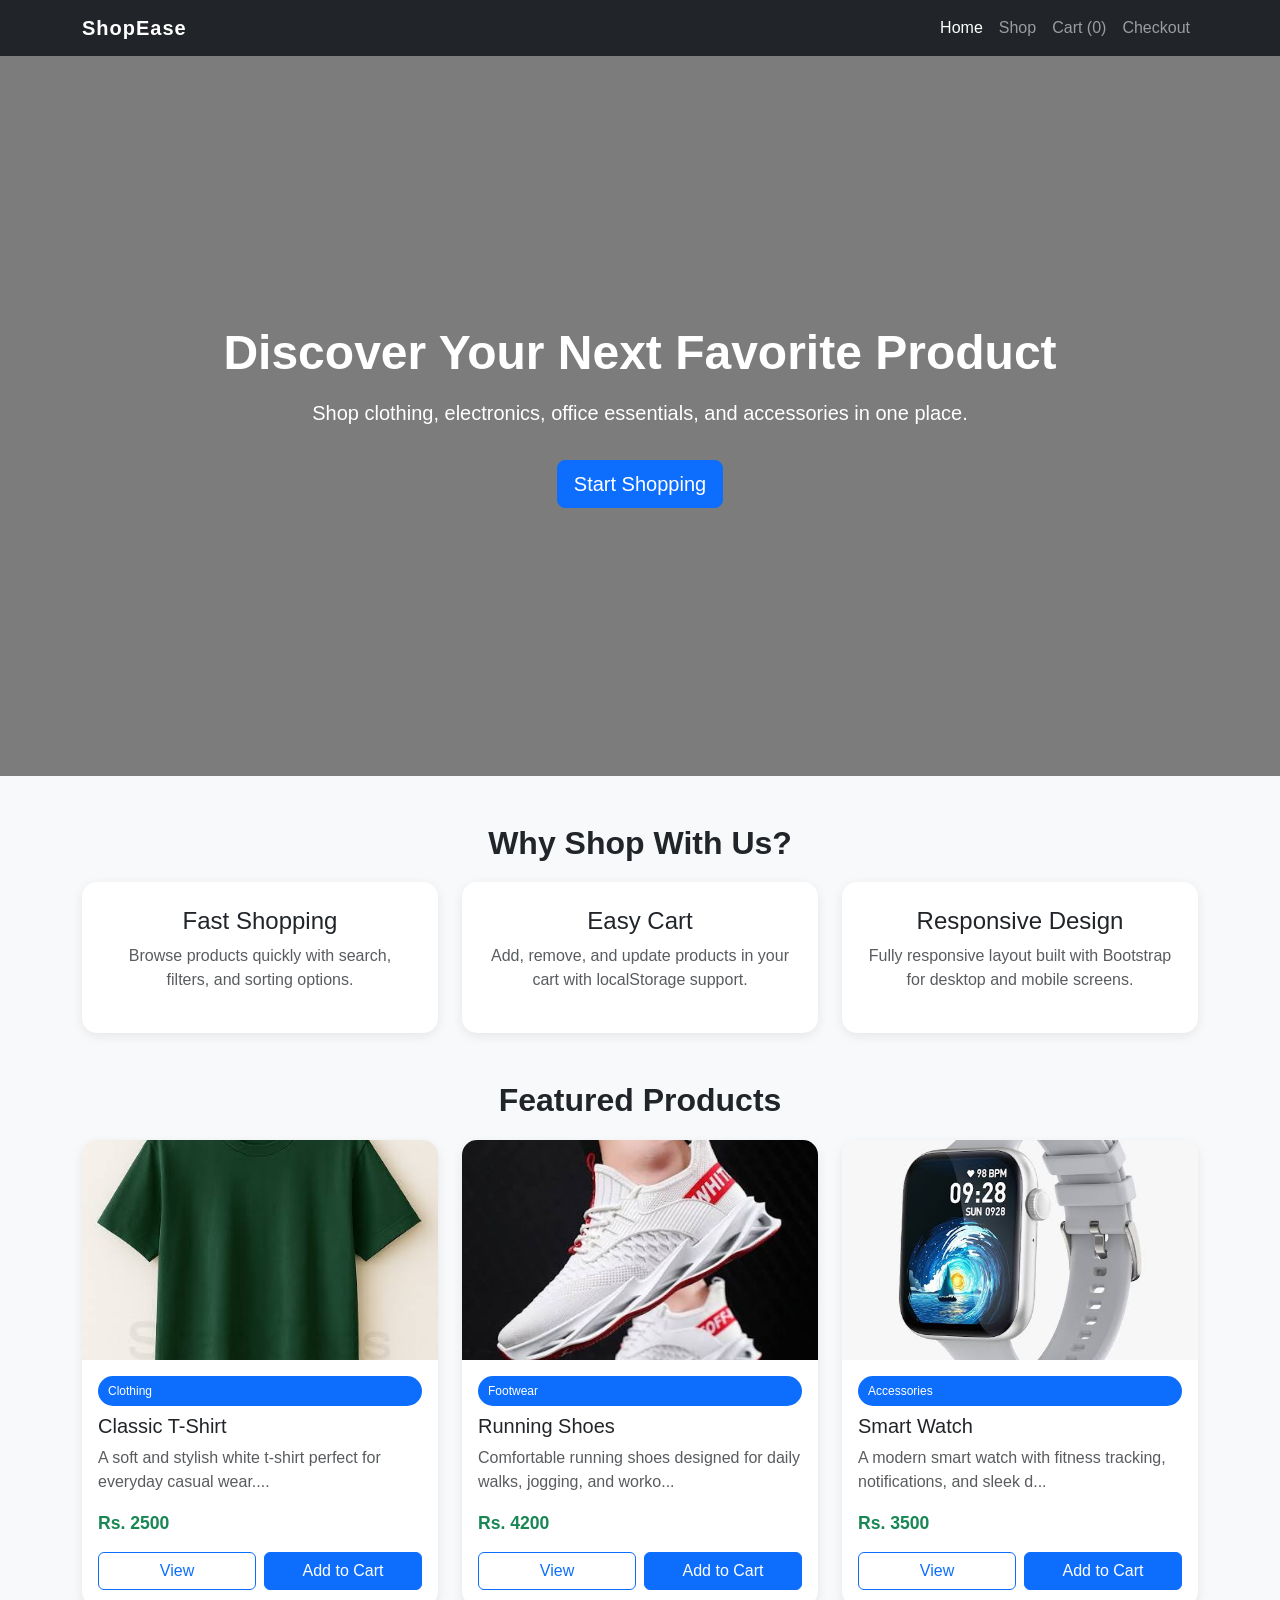
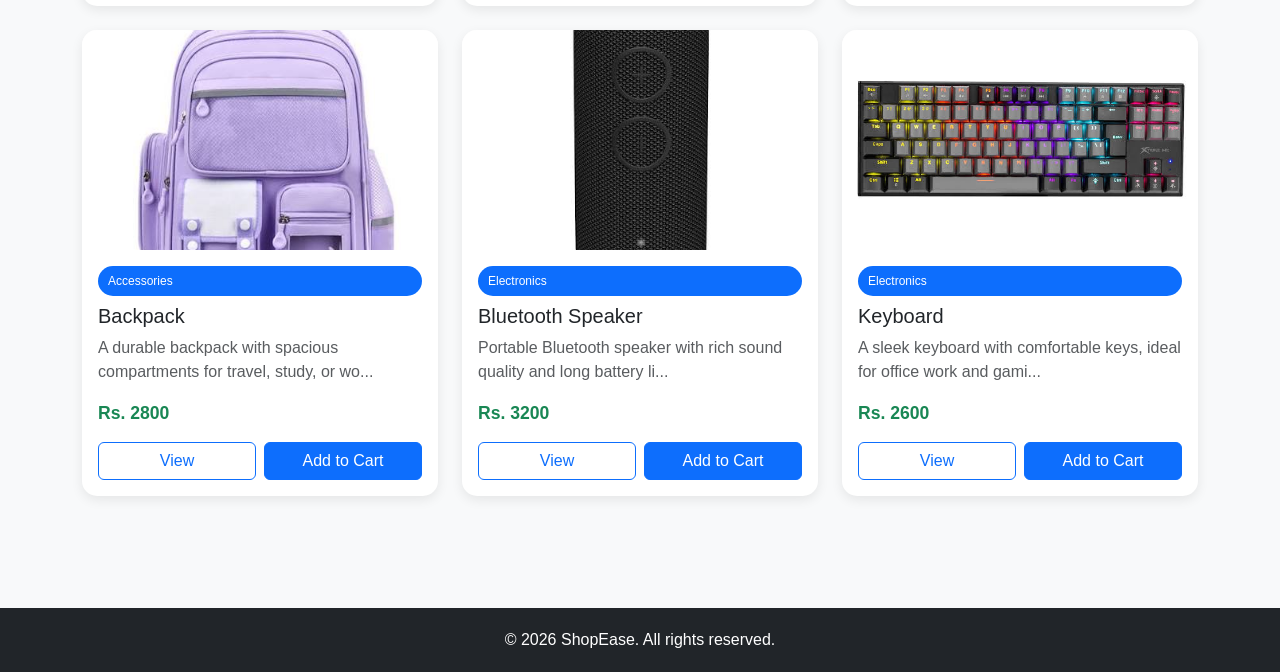
<file: index.html>
<!DOCTYPE html>
<html lang="en">
<head>
  <meta charset="UTF-8">
  <meta name="viewport" content="width=device-width, initial-scale=1.0">
  <title>ShopEase - Home</title>
  <link href="https://cdn.jsdelivr.net/npm/bootstrap@5.3.3/dist/css/bootstrap.min.css" rel="stylesheet">
  <link rel="stylesheet" href="style.css">
</head>
<body>

  <!-- Navbar -->
  <nav class="navbar navbar-expand-lg navbar-dark bg-dark sticky-top">
    <div class="container">
      <a class="navbar-brand" href="index.html">ShopEase</a>
      <button class="navbar-toggler" type="button" data-bs-toggle="collapse" data-bs-target="#navMenu">
        <span class="navbar-toggler-icon"></span>
      </button>

      <div class="collapse navbar-collapse" id="navMenu">
        <ul class="navbar-nav ms-auto align-items-lg-center">
          <li class="nav-item"><a class="nav-link active" href="index.html">Home</a></li>
          <li class="nav-item"><a class="nav-link" href="products.html">Shop</a></li>
          <li class="nav-item"><a class="nav-link" href="cart.html">Cart (<span class="cart-count">0</span>)</a></li>
          <li class="nav-item"><a class="nav-link" href="checkout.html">Checkout</a></li>
        </ul>
      </div>
    </div>
  </nav>

  <!-- Hero -->
  <section class="hero">
    <div class="container text-center">
      <h1>Discover Your Next Favorite Product</h1>
      <p class="lead mt-3">Shop clothing, electronics, office essentials, and accessories in one place.</p>
      <a href="products.html" class="btn btn-primary btn-lg mt-3">Start Shopping</a>
    </div>
  </section>

  <!-- Features -->
  <section class="py-5">
    <div class="container">
      <h2 class="section-title">Why Shop With Us?</h2>
      <div class="row g-4">
        <div class="col-md-4">
          <div class="feature-box">
            <h4>Fast Shopping</h4>
            <p class="text-muted">Browse products quickly with search, filters, and sorting options.</p>
          </div>
        </div>
        <div class="col-md-4">
          <div class="feature-box">
            <h4>Easy Cart</h4>
            <p class="text-muted">Add, remove, and update products in your cart with localStorage support.</p>
          </div>
        </div>
        <div class="col-md-4">
          <div class="feature-box">
            <h4>Responsive Design</h4>
            <p class="text-muted">Fully responsive layout built with Bootstrap for desktop and mobile screens.</p>
          </div>
        </div>
      </div>
    </div>
  </section>

  <!-- Featured Products -->
  <section class="pb-5">
    <div class="container">
      <h2 class="section-title">Featured Products</h2>
      <div class="row" id="featuredProducts"></div>
    </div>
  </section>

  <footer>
    <div class="container text-center">
      <p class="mb-0">© 2026 ShopEase. All rights reserved.</p>
    </div>
  </footer>

  <script src="products.js"></script>
  <script src="main.js"></script>
  <script src="https://cdn.jsdelivr.net/npm/bootstrap@5.3.3/dist/js/bootstrap.bundle.min.js"></script>
</body>
</html>
</file>
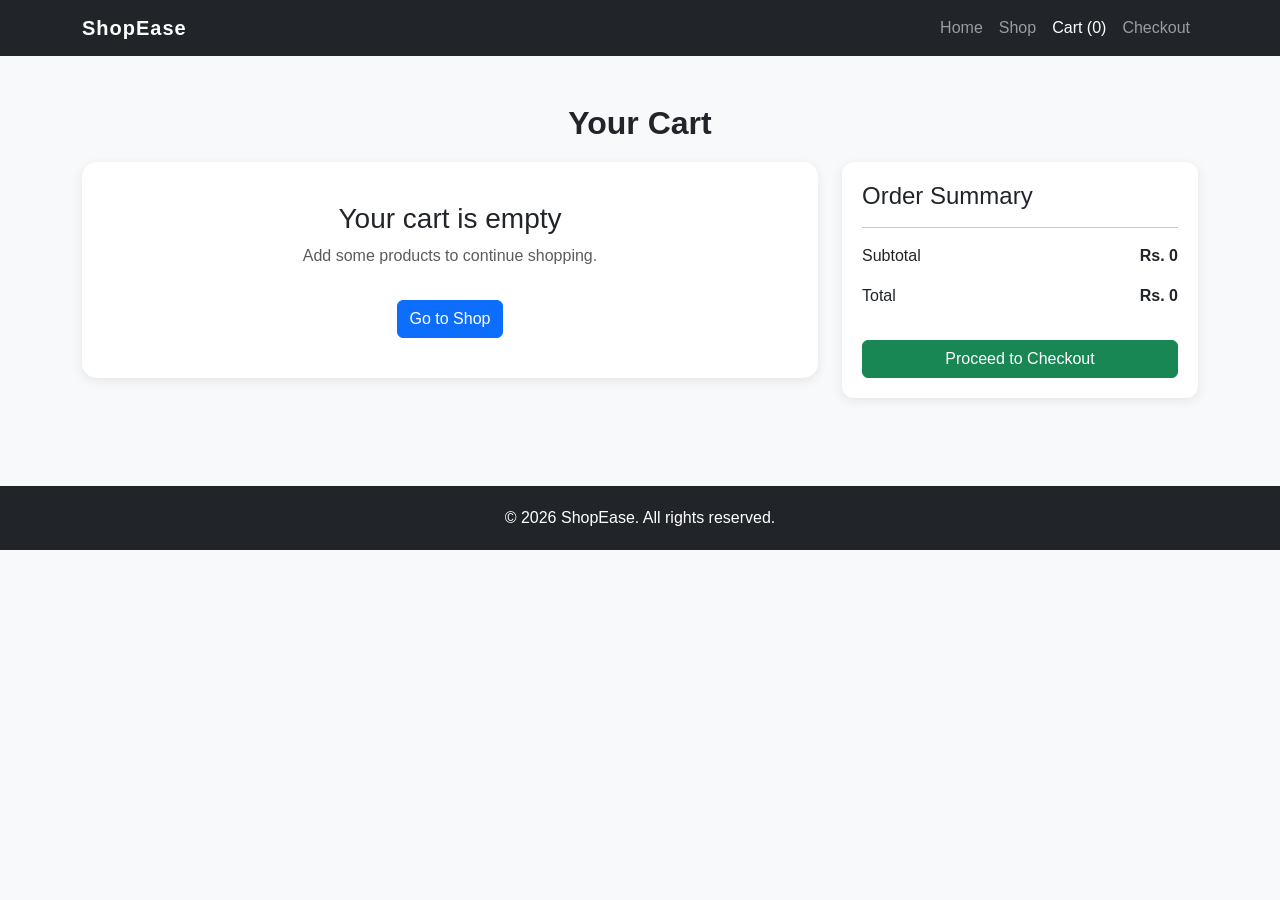
<file: cart.html>
<!DOCTYPE html>
<html lang="en">
<head>
  <meta charset="UTF-8">
  <meta name="viewport" content="width=device-width, initial-scale=1.0">
  <title>ShopEase - Cart</title>
  <link href="https://cdn.jsdelivr.net/npm/bootstrap@5.3.3/dist/css/bootstrap.min.css" rel="stylesheet">
  <link rel="stylesheet" href="style.css">
</head>
<body>

  <nav class="navbar navbar-expand-lg navbar-dark bg-dark sticky-top">
    <div class="container">
      <a class="navbar-brand" href="index.html">ShopEase</a>
      <button class="navbar-toggler" type="button" data-bs-toggle="collapse" data-bs-target="#navMenu">
        <span class="navbar-toggler-icon"></span>
      </button>

      <div class="collapse navbar-collapse" id="navMenu">
        <ul class="navbar-nav ms-auto">
          <li class="nav-item"><a class="nav-link" href="index.html">Home</a></li>
          <li class="nav-item"><a class="nav-link" href="products.html">Shop</a></li>
          <li class="nav-item"><a class="nav-link active" href="cart.html">Cart (<span class="cart-count">0</span>)</a></li>
          <li class="nav-item"><a class="nav-link" href="checkout.html">Checkout</a></li>
        </ul>
      </div>
    </div>
  </nav>

  <section class="py-5">
    <div class="container">
      <h2 class="section-title">Your Cart</h2>

      <div class="row g-4">
        <div class="col-lg-8">
          <div id="cartItems"></div>
        </div>

        <div class="col-lg-4">
          <div class="summary-box">
            <h4>Order Summary</h4>
            <hr>
            <p class="d-flex justify-content-between">
              <span>Subtotal</span>
              <strong id="subtotal">Rs. 0</strong>
            </p>
            <p class="d-flex justify-content-between">
              <span>Total</span>
              <strong id="total">Rs. 0</strong>
            </p>
            <a href="checkout.html" class="btn btn-success w-100 mt-3">Proceed to Checkout</a>
          </div>
        </div>
      </div>
    </div>
  </section>

  <footer>
    <div class="container text-center">
      <p class="mb-0">© 2026 ShopEase. All rights reserved.</p>
    </div>
  </footer>

  <script src="products.js"></script>
  <script src="cart.js"></script>
  <script src="https://cdn.jsdelivr.net/npm/bootstrap@5.3.3/dist/js/bootstrap.bundle.min.js"></script>
</body>
</html>
</file>
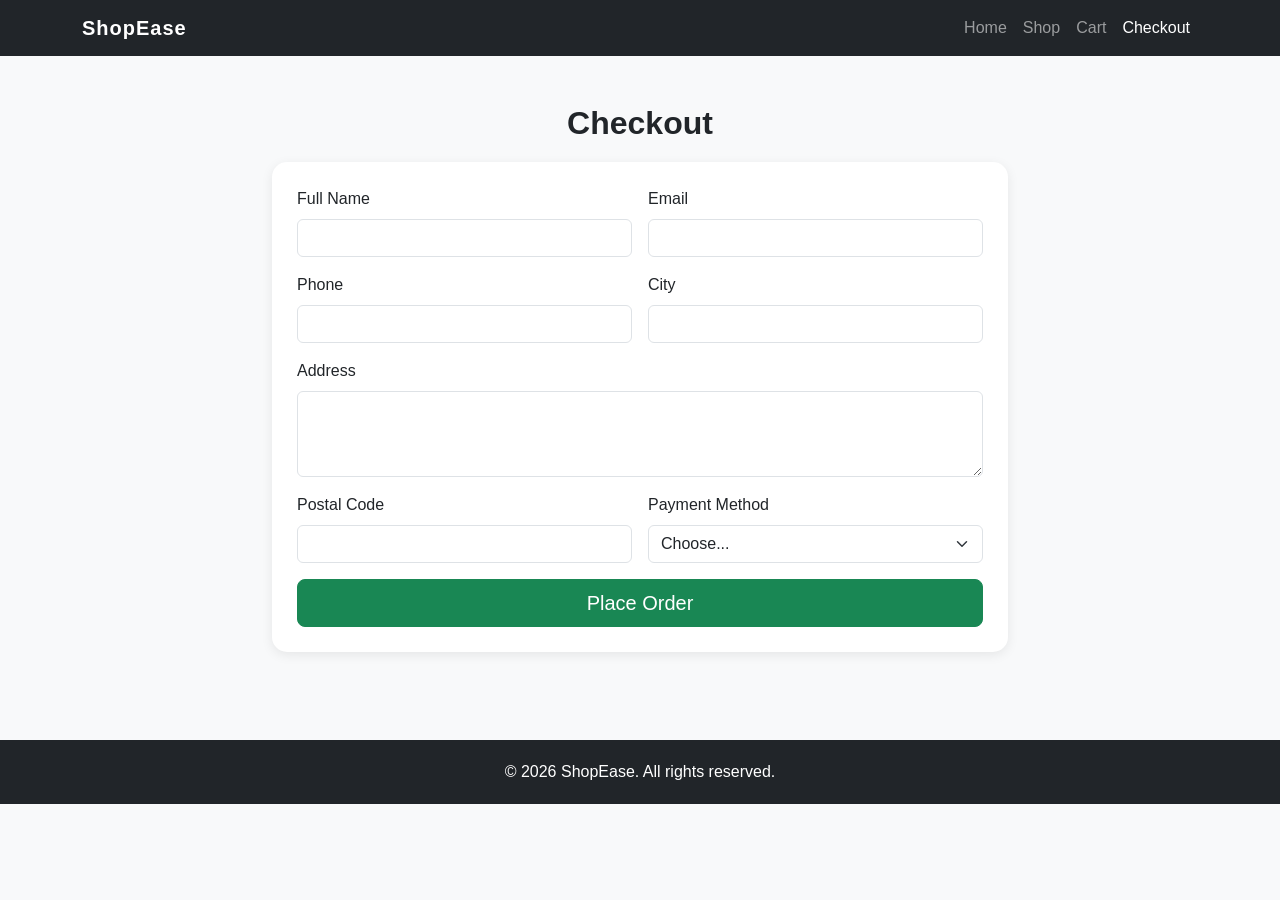
<file: checkout.html>
<!DOCTYPE html>
<html lang="en">
<head>
  <meta charset="UTF-8">
  <meta name="viewport" content="width=device-width, initial-scale=1.0">
  <title>ShopEase - Checkout</title>
  <link href="https://cdn.jsdelivr.net/npm/bootstrap@5.3.3/dist/css/bootstrap.min.css" rel="stylesheet">
  <link rel="stylesheet" href="style.css">
</head>
<body>

  <nav class="navbar navbar-expand-lg navbar-dark bg-dark sticky-top">
    <div class="container">
      <a class="navbar-brand" href="index.html">ShopEase</a>
      <button class="navbar-toggler" type="button" data-bs-toggle="collapse" data-bs-target="#navMenu">
        <span class="navbar-toggler-icon"></span>
      </button>

      <div class="collapse navbar-collapse" id="navMenu">
        <ul class="navbar-nav ms-auto">
          <li class="nav-item"><a class="nav-link" href="index.html">Home</a></li>
          <li class="nav-item"><a class="nav-link" href="products.html">Shop</a></li>
          <li class="nav-item"><a class="nav-link" href="cart.html">Cart</a></li>
          <li class="nav-item"><a class="nav-link active" href="checkout.html">Checkout</a></li>
        </ul>
      </div>
    </div>
  </nav>

  <section class="py-5">
    <div class="container">
      <h2 class="section-title">Checkout</h2>

      <div class="row justify-content-center">
        <div class="col-lg-8">
          <div class="checkout-form">
            <form id="checkoutForm" novalidate>
              <div class="row g-3">
                <div class="col-md-6">
                  <label class="form-label">Full Name</label>
                  <input type="text" class="form-control" id="fullName" required>
                  <div class="invalid-feedback">Please enter your full name.</div>
                </div>

                <div class="col-md-6">
                  <label class="form-label">Email</label>
                  <input type="email" class="form-control" id="email" required>
                  <div class="invalid-feedback">Please enter a valid email.</div>
                </div>

                <div class="col-md-6">
                  <label class="form-label">Phone</label>
                  <input type="text" class="form-control" id="phone" required>
                  <div class="invalid-feedback">Please enter your phone number.</div>
                </div>

                <div class="col-md-6">
                  <label class="form-label">City</label>
                  <input type="text" class="form-control" id="city" required>
                  <div class="invalid-feedback">Please enter your city.</div>
                </div>

                <div class="col-12">
                  <label class="form-label">Address</label>
                  <textarea class="form-control" id="address" rows="3" required></textarea>
                  <div class="invalid-feedback">Please enter your address.</div>
                </div>

                <div class="col-md-6">
                  <label class="form-label">Postal Code</label>
                  <input type="text" class="form-control" id="postal" required>
                  <div class="invalid-feedback">Please enter postal code.</div>
                </div>

                <div class="col-md-6">
                  <label class="form-label">Payment Method</label>
                  <select class="form-select" id="payment" required>
                    <option value="">Choose...</option>
                    <option>Cash on Delivery</option>
                    <option>Card (UI Only)</option>
                    <option>Bank Transfer</option>
                  </select>
                  <div class="invalid-feedback">Please select a payment method.</div>
                </div>

                <div class="col-12 mt-3">
                  <button type="submit" class="btn btn-success w-100 btn-lg">Place Order</button>
                </div>
              </div>
            </form>

            <div id="successMessage" class="alert alert-success mt-4 d-none">
              Your order has been placed successfully! (Demo UI only)
            </div>
          </div>
        </div>
      </div>
    </div>
  </section>

  <footer>
    <div class="container text-center">
      <p class="mb-0">© 2026 ShopEase. All rights reserved.</p>
    </div>
  </footer>

  <script>
    const form = document.getElementById("checkoutForm");
    const successMessage = document.getElementById("successMessage");

    form.addEventListener("submit", function(e) {
      e.preventDefault();

      if (!form.checkValidity()) {
        e.stopPropagation();
        form.classList.add("was-validated");
        return;
      }

      localStorage.removeItem("cart");
      form.reset();
      form.classList.remove("was-validated");
      successMessage.classList.remove("d-none");
    });
  </script>

  <script src="https://cdn.jsdelivr.net/npm/bootstrap@5.3.3/dist/js/bootstrap.bundle.min.js"></script>
</body>
</html>
</file>
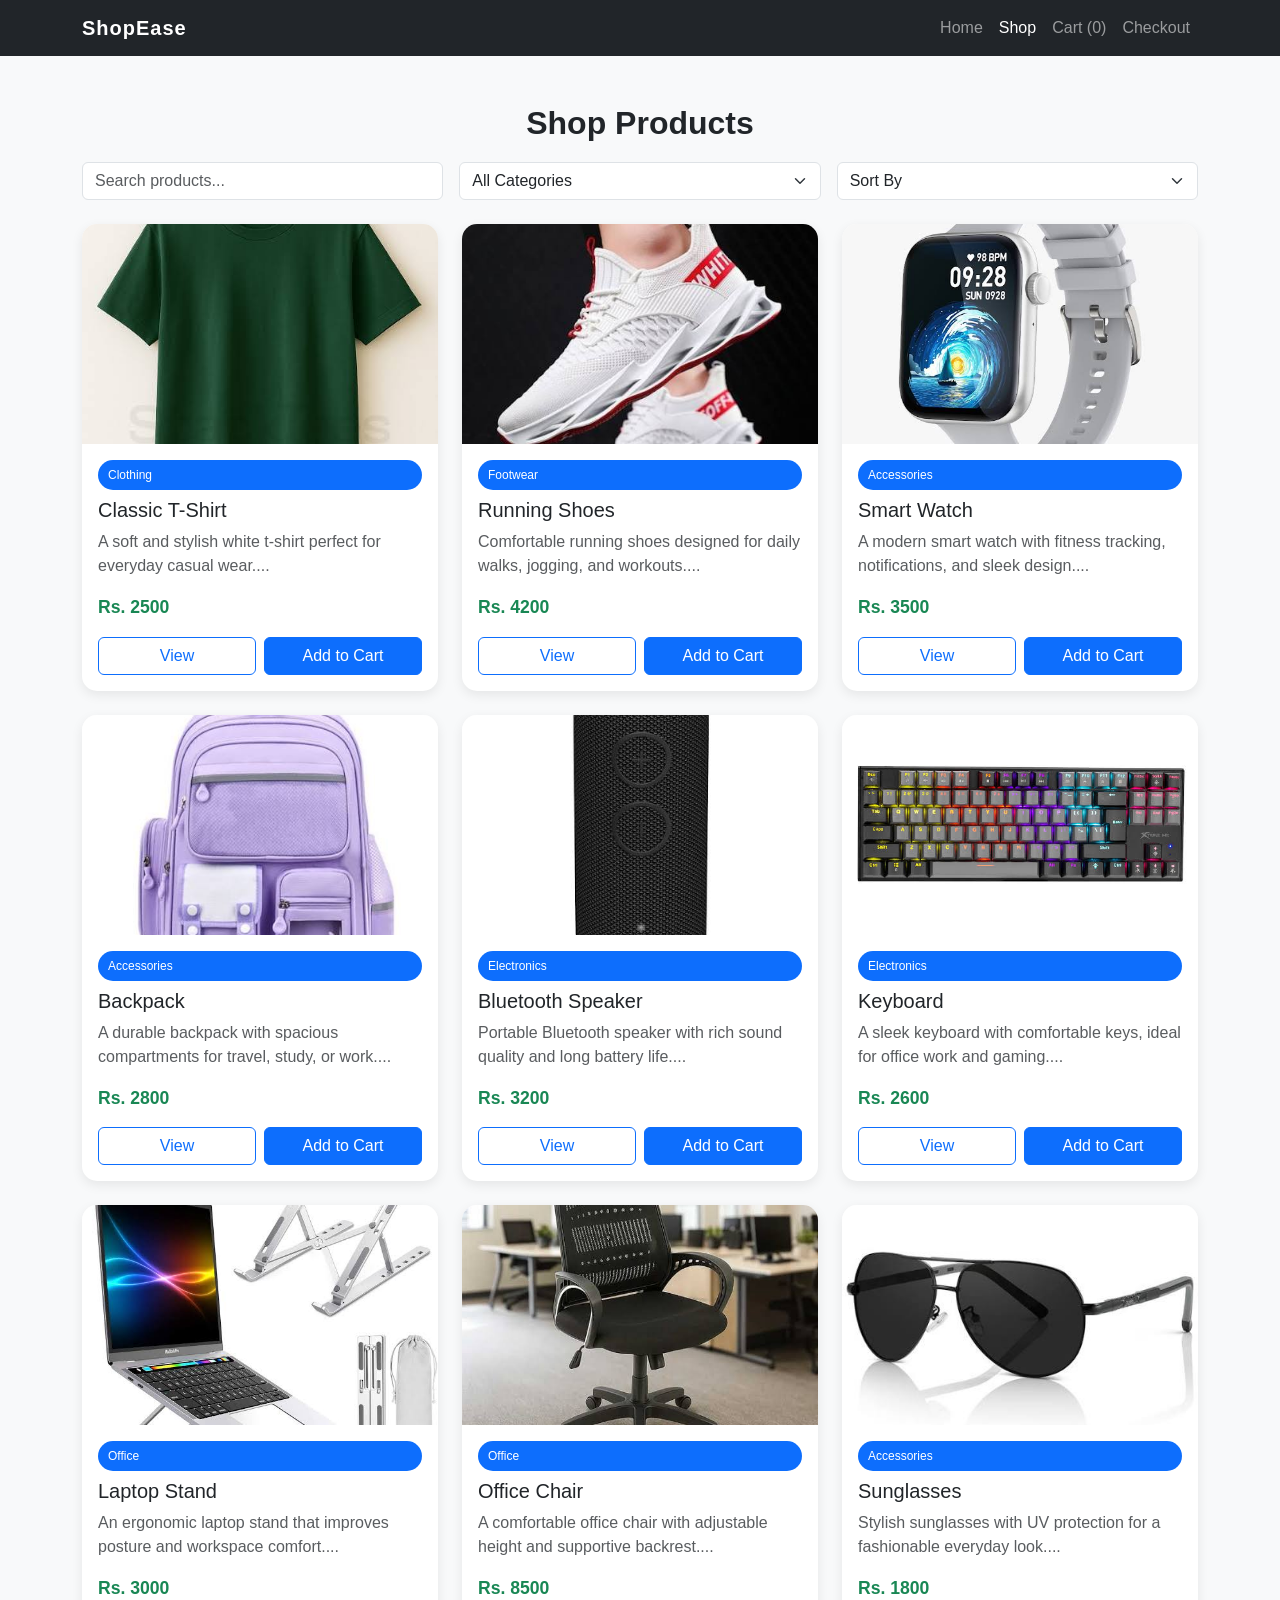
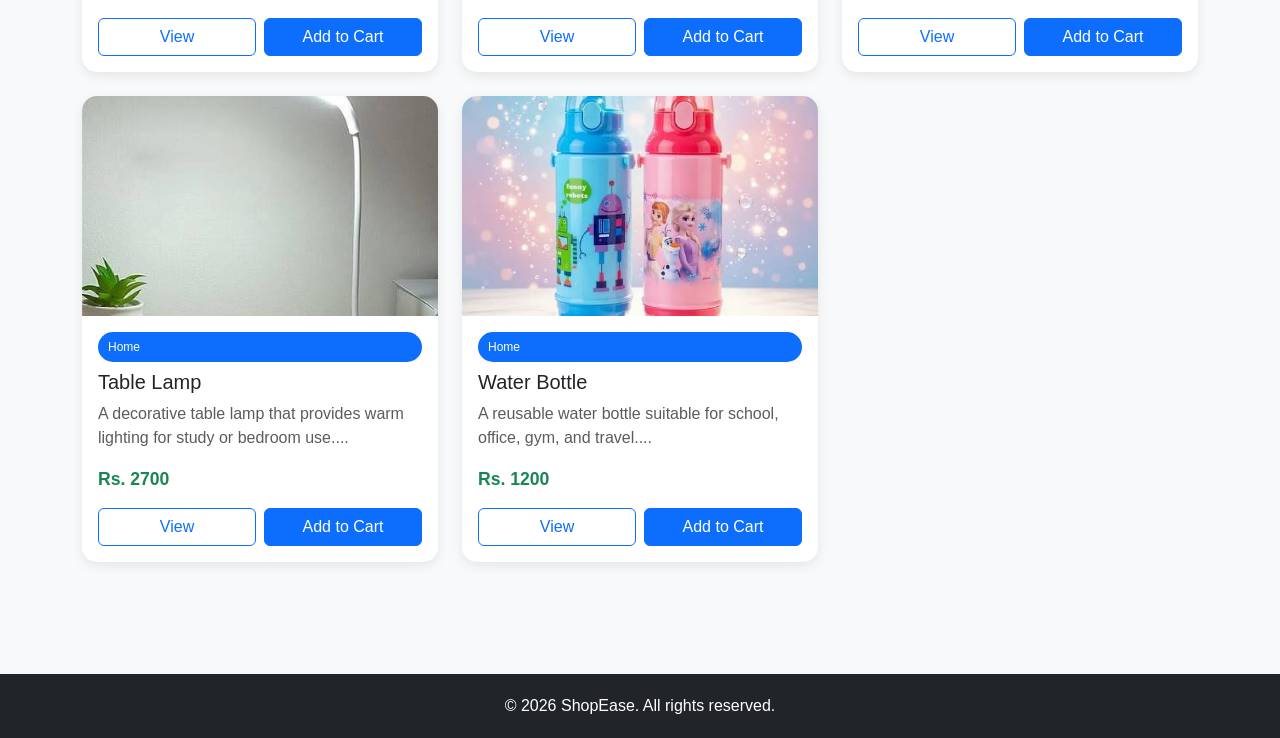
<file: products.html>
<!DOCTYPE html>
<html lang="en">
<head>
  <meta charset="UTF-8">
  <meta name="viewport" content="width=device-width, initial-scale=1.0">
  <title>ShopEase - Products</title>
  <link href="https://cdn.jsdelivr.net/npm/bootstrap@5.3.3/dist/css/bootstrap.min.css" rel="stylesheet">
  <link rel="stylesheet" href="style.css">
</head>
<body>

  <nav class="navbar navbar-expand-lg navbar-dark bg-dark sticky-top">
    <div class="container">
      <a class="navbar-brand" href="index.html">ShopEase</a>
      <button class="navbar-toggler" type="button" data-bs-toggle="collapse" data-bs-target="#navMenu">
        <span class="navbar-toggler-icon"></span>
      </button>

      <div class="collapse navbar-collapse" id="navMenu">
        <ul class="navbar-nav ms-auto">
          <li class="nav-item"><a class="nav-link" href="index.html">Home</a></li>
          <li class="nav-item"><a class="nav-link active" href="products.html">Shop</a></li>
          <li class="nav-item"><a class="nav-link" href="cart.html">Cart (<span class="cart-count">0</span>)</a></li>
          <li class="nav-item"><a class="nav-link" href="checkout.html">Checkout</a></li>
        </ul>
      </div>
    </div>
  </nav>

  <section class="py-5">
    <div class="container">
      <h2 class="section-title">Shop Products</h2>

      <div class="row g-3 mb-4">
        <div class="col-md-4">
          <input type="text" id="searchInput" class="form-control" placeholder="Search products...">
        </div>
        <div class="col-md-4">
          <select id="categoryFilter" class="form-select">
            <option value="All">All Categories</option>
            <option value="Clothing">Clothing</option>
            <option value="Footwear">Footwear</option>
            <option value="Accessories">Accessories</option>
            <option value="Electronics">Electronics</option>
            <option value="Office">Office</option>
            <option value="Home">Home</option>
          </select>
        </div>
        <div class="col-md-4">
          <select id="sortFilter" class="form-select">
            <option value="default">Sort By</option>
            <option value="low-high">Price: Low to High</option>
            <option value="high-low">Price: High to Low</option>
            <option value="name-asc">Name: A-Z</option>
            <option value="name-desc">Name: Z-A</option>
          </select>
        </div>
      </div>

      <div class="row" id="productsContainer"></div>
    </div>
  </section>

  <footer>
    <div class="container text-center">
      <p class="mb-0">© 2026 ShopEase. All rights reserved.</p>
    </div>
  </footer>

  <script src="products.js"></script>
  <script src="main.js"></script>
  <script src="https://cdn.jsdelivr.net/npm/bootstrap@5.3.3/dist/js/bootstrap.bundle.min.js"></script>
</body>
</html>
</file>
<file: style.css>
body {
  font-family: Arial, sans-serif;
  background: #f8f9fa;
}

.navbar-brand {
  font-weight: bold;
  letter-spacing: 1px;
}

.hero {
  background: linear-gradient(rgba(0,0,0,.5), rgba(0,0,0,.5)),
              url('https://images.unsplash.com/photo-1441986300917-64674bd600d8?auto=format&fit=crop&w=1400&q=80') center/cover no-repeat;
  color: white;
  min-height: 80vh;
  display: flex;
  align-items: center;
}

.hero h1 {
  font-size: 3rem;
  font-weight: 700;
}

.section-title {
  font-weight: 700;
  margin-bottom: 20px;
  text-align: center;
}

.product-card {
  border: none;
  border-radius: 15px;
  overflow: hidden;
  transition: 0.3s ease;
  box-shadow: 0 4px 12px rgba(0,0,0,0.08);
  background: #fff;
  height: 100%;
}

.product-card:hover {
  transform: translateY(-6px);
  box-shadow: 0 10px 25px rgba(0,0,0,0.15);
}

.product-card img {
  height: 220px;
  object-fit: cover;
  width: 100%;
}

.product-card .card-body {
  display: flex;
  flex-direction: column;
}

.product-card .btn {
  margin-top: auto;
}

.badge-category {
  background: #0d6efd;
  color: white;
  padding: 6px 10px;
  border-radius: 30px;
  font-size: 12px;
}

.price {
  color: #198754;
  font-weight: bold;
  font-size: 1.1rem;
}

footer {
  background: #212529;
  color: #fff;
  padding: 20px 0;
  margin-top: 40px;
}

.cart-img {
  width: 90px;
  height: 90px;
  object-fit: cover;
  border-radius: 10px;
}

.cart-item {
  background: white;
  border-radius: 12px;
  padding: 15px;
  box-shadow: 0 3px 12px rgba(0,0,0,0.08);
  margin-bottom: 15px;
}

.summary-box {
  background: white;
  border-radius: 12px;
  padding: 20px;
  box-shadow: 0 3px 12px rgba(0,0,0,0.08);
}

.product-detail-img {
  width: 100%;
  max-height: 420px;
  object-fit: cover;
  border-radius: 15px;
}

.feature-box {
  background: white;
  border-radius: 15px;
  padding: 25px;
  box-shadow: 0 3px 12px rgba(0,0,0,0.08);
  text-align: center;
  height: 100%;
}

.checkout-form {
  background: white;
  padding: 25px;
  border-radius: 15px;
  box-shadow: 0 3px 12px rgba(0,0,0,0.08);
}

.empty-state {
  background: white;
  padding: 40px;
  border-radius: 15px;
  text-align: center;
  box-shadow: 0 3px 12px rgba(0,0,0,0.08);
}

@media (max-width: 768px) {
  .hero h1 {
    font-size: 2.2rem;
  }
}
</file>
